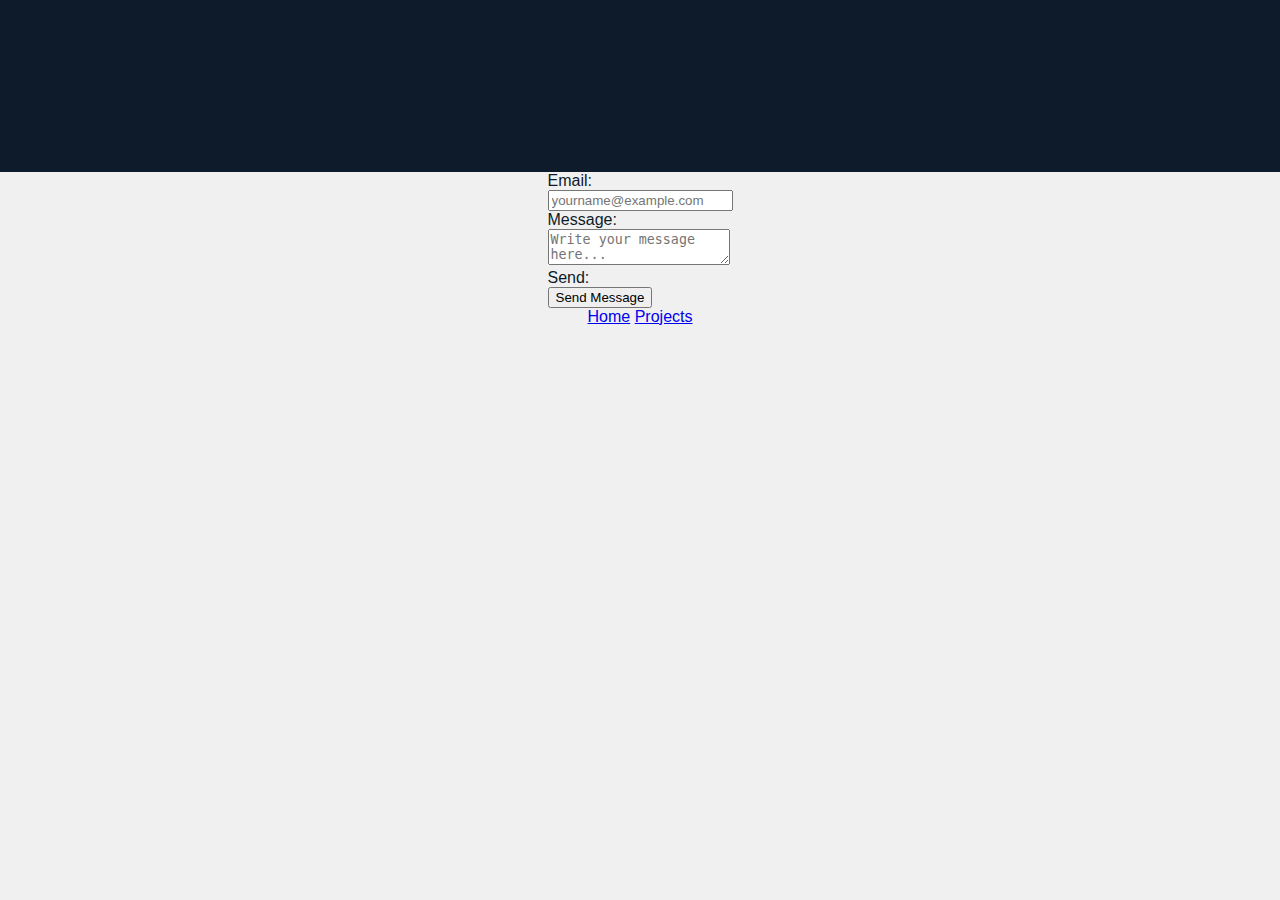
<file: contact.html>
<!DOCTYPE html>
<html lang="en">
<head>
  <meta charset="UTF-8">
  <meta name="viewport" content="width=device-width, initial-scale=1.0">
  <title>ASIXc – Contact</title>
  <link rel="stylesheet" href="style.css">
</head>
<body class="contact-page">

<header class="hero">
  <div class="logo">ASIXc</div>
  <h1>Contact Me</h1>
  <p>Let’s talk about networks and systems</p>
</header>

<main class="project-list">

  <form id="contactForm" class="contact-form">

    <label>Email:</label>
    <div class="form-group">
      <input type="email" id="email" required placeholder="yourname@example.com">
    </div>

    <label>Message:</label>
    <div class="form-group">
      <textarea id="message" required minlength="10" placeholder="Write your message here..."></textarea>
    </div>

    <label>Send:</label>
    <div class="form-group">
      <button type="submit">Send Message</button>
    </div>

  </form>

</main>

<footer class="footer-menu">
  <a href="index.html">Home</a>
  <a href="projects.html">Projects</a>
</footer>

<script src="script.js"></script>
</body>
</html>
</file>
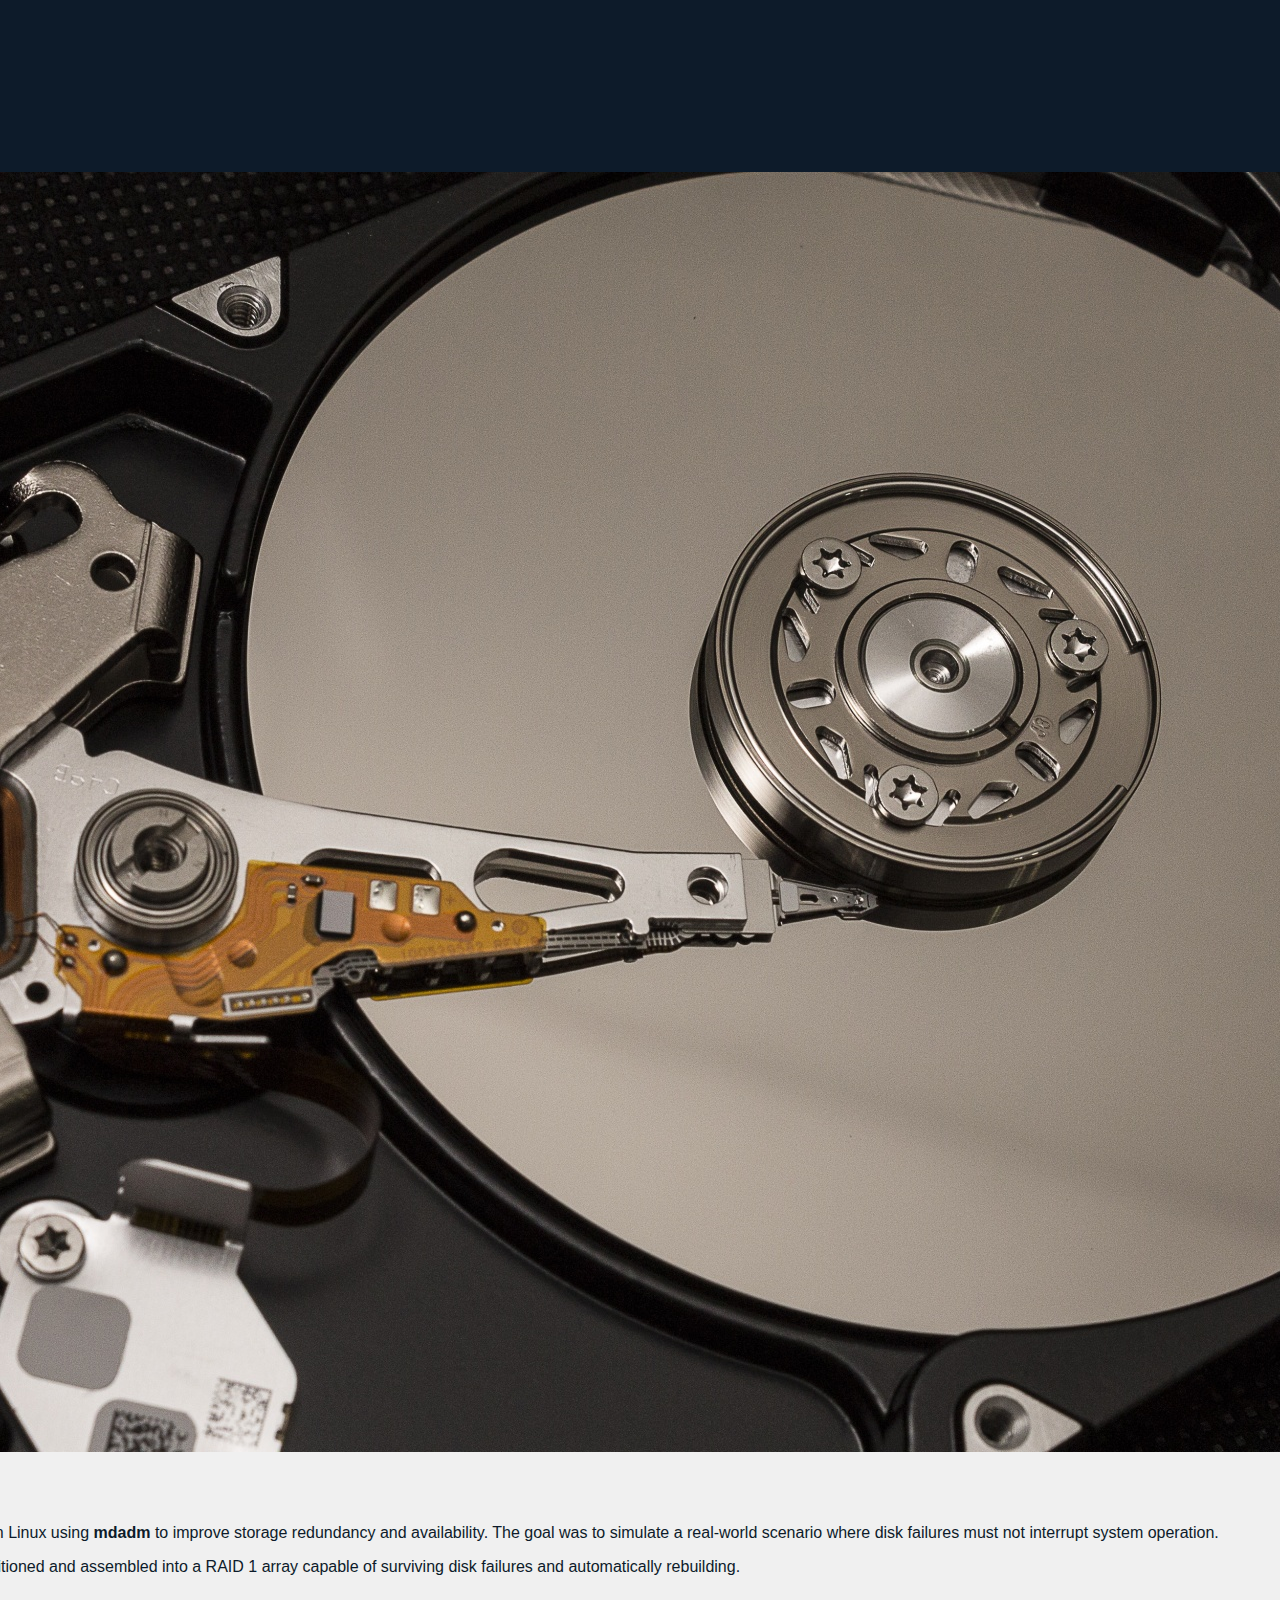
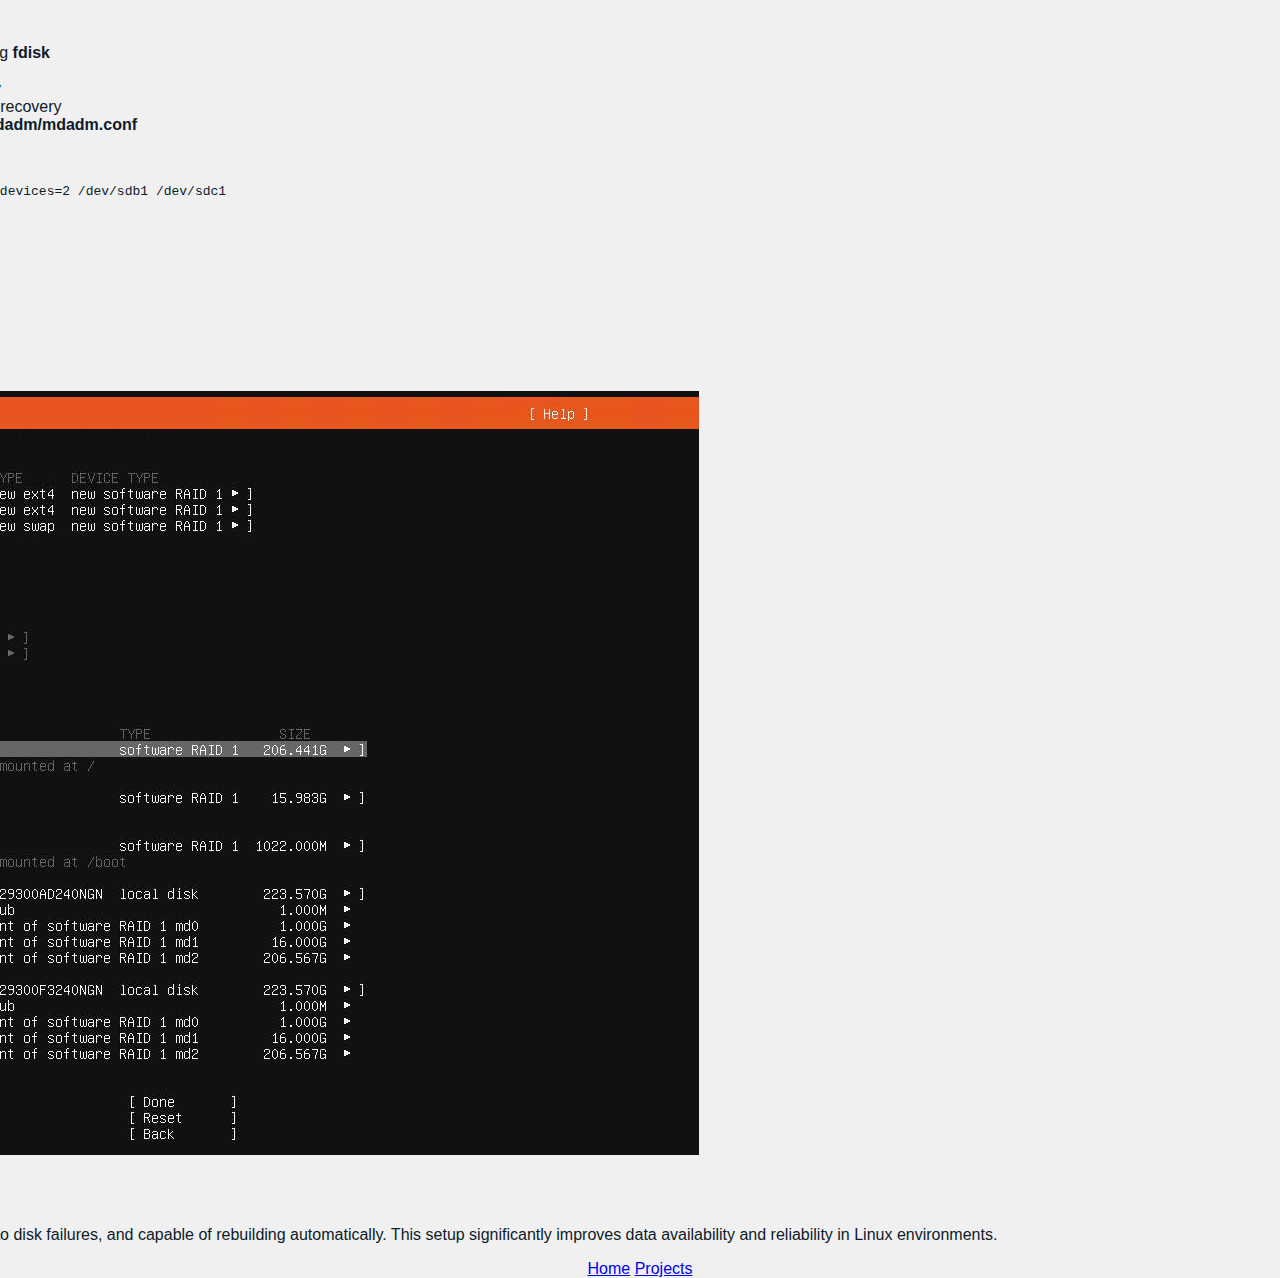
<file: project1.html>
<!DOCTYPE html>
<html lang="en">
<head>
  <meta charset="UTF-8">
  <meta name="viewport" content="width=device-width, initial-scale=1.0">
  <title>ASIXc – RAID in Linux</title>
  <link rel="stylesheet" href="style.css">
</head>
<body>

<header class="hero">
  <div class="logo">ASIXc</div>
  <h1>Linux RAID Implementation</h1>
  <p>High Availability Storage using mdadm</p>
</header>

<main class="project-list">

  <!-- BLOQUE 1: Imagen izquierda / Texto derecha -->
  <div class="project-row">
    <img src="img/project1-img1.png" class="project-side-img">
    <div class="project-side-text">
      <h2>Project Overview</h2>
      <p>
        This project focuses on implementing RAID in Linux using <b>mdadm</b> to improve
        storage redundancy and availability. The goal was to simulate a real-world scenario
        where disk failures must not interrupt system operation.
      </p>
      <p>
        RAID was configured using virtual disks, partitioned and assembled into a RAID 1
        array capable of surviving disk failures and automatically rebuilding.
      </p>
    </div>
  </div>

  <!-- BLOQUE 2: Texto izquierda / Imagen derecha -->
  <div class="project-row reverse">
    <div class="project-side-text">
      <h2>Steps Performed</h2>
      <ul>
        <li>Created virtual disks and partitions using <b>fdisk</b></li>
        <li>Assembled RAID using <b>mdadm</b></li>
        <li>Formatted and mounted the RAID array</li>
        <li>Simulated disk failure and verified auto-recovery</li>
        <li>Configured RAID persistence in <b>/etc/mdadm/mdadm.conf</b></li>
      </ul>
      <p>
        Example RAID creation command:
        <pre>mdadm --create /dev/md0 --level=1 --raid-devices=2 /dev/sdb1 /dev/sdc1</pre>
      </p>
    </div>
    <img src="img/project1-img2.png" class="project-side-img">
  </div>

  <!-- BLOQUE 3: Imagen izquierda / Texto derecha -->
  <div class="project-row">
    <img src="img/project1-img3.png" class="project-side-img">
    <div class="project-side-text">
      <h2>Final Result</h2>
      <p>
        The RAID system is fully functional, resilient to disk failures, and capable of
        rebuilding automatically. This setup significantly improves data availability and
        reliability in Linux environments.
      </p>
    </div>
  </div>

</main>

<footer class="footer-menu">
  <a href="index.html">Home</a>
  <a href="projects.html">Projects</a>
</footer>

</body>
</html>
</file>
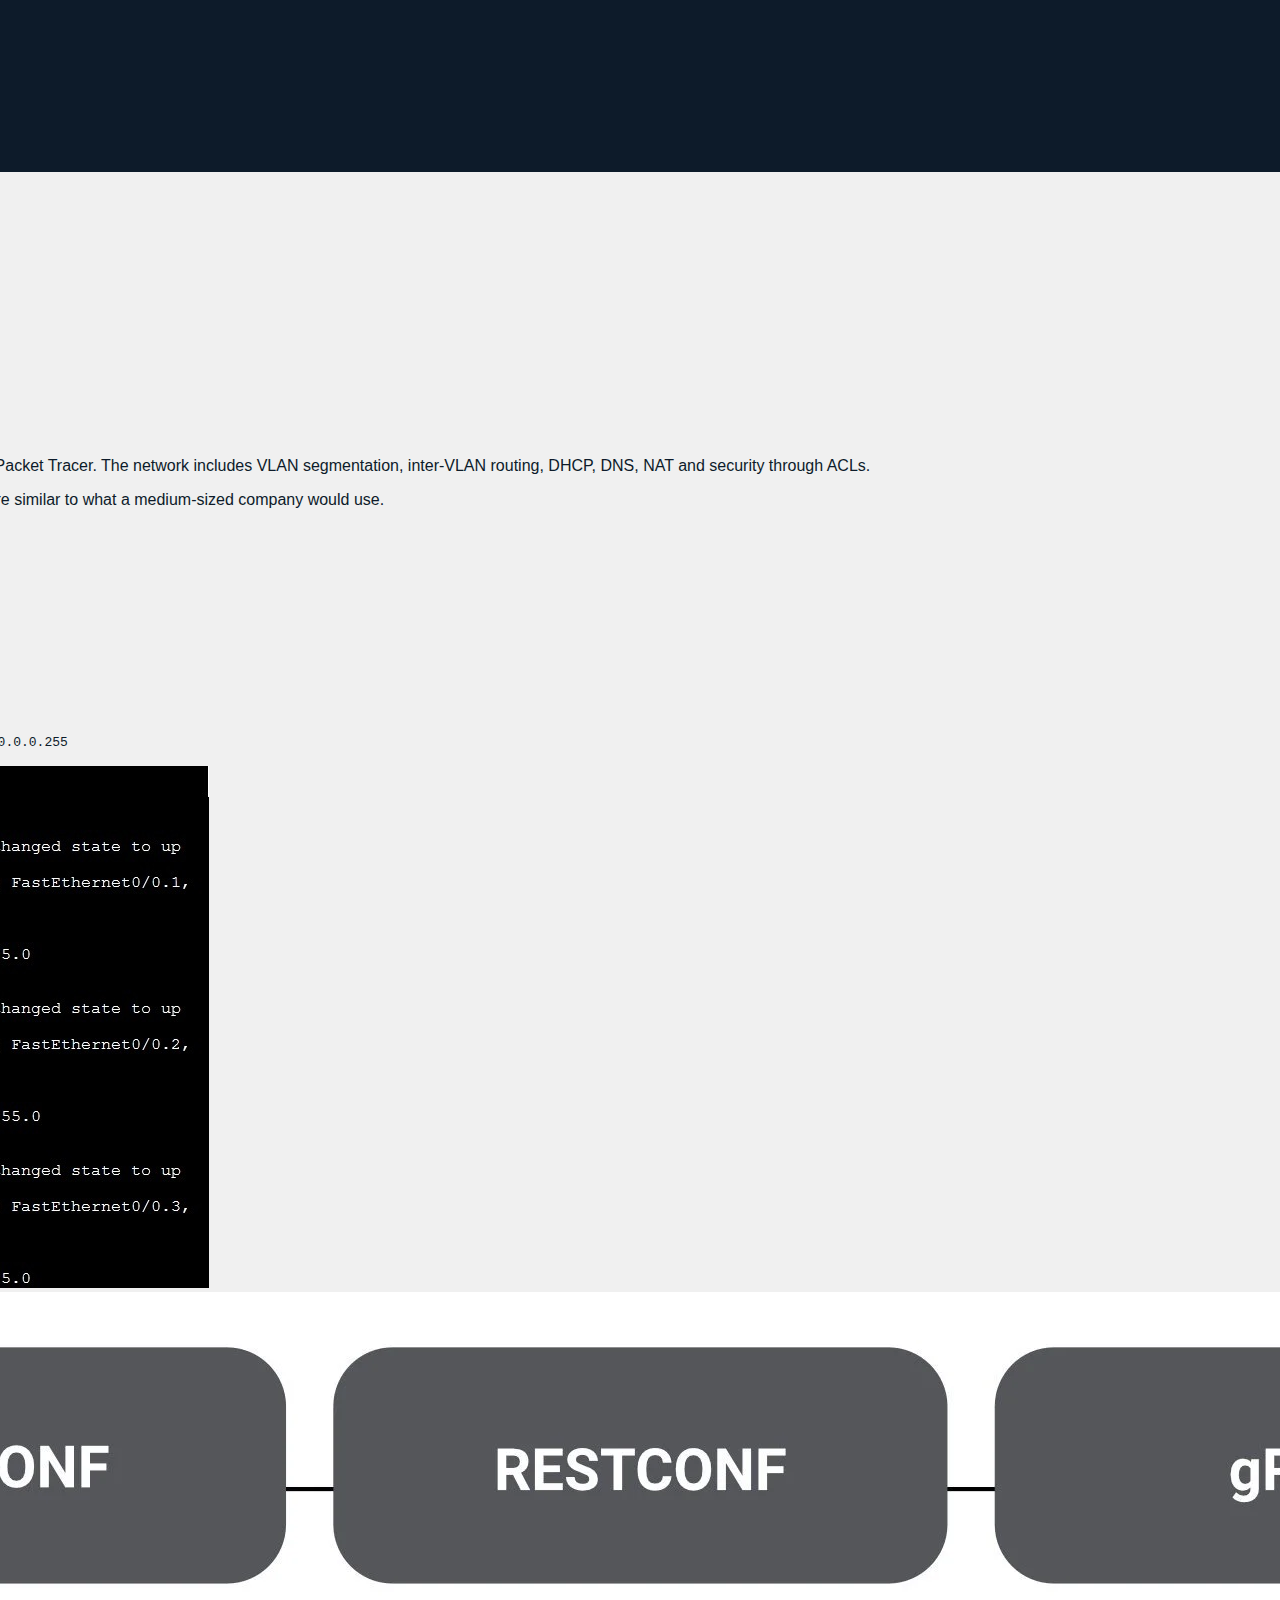
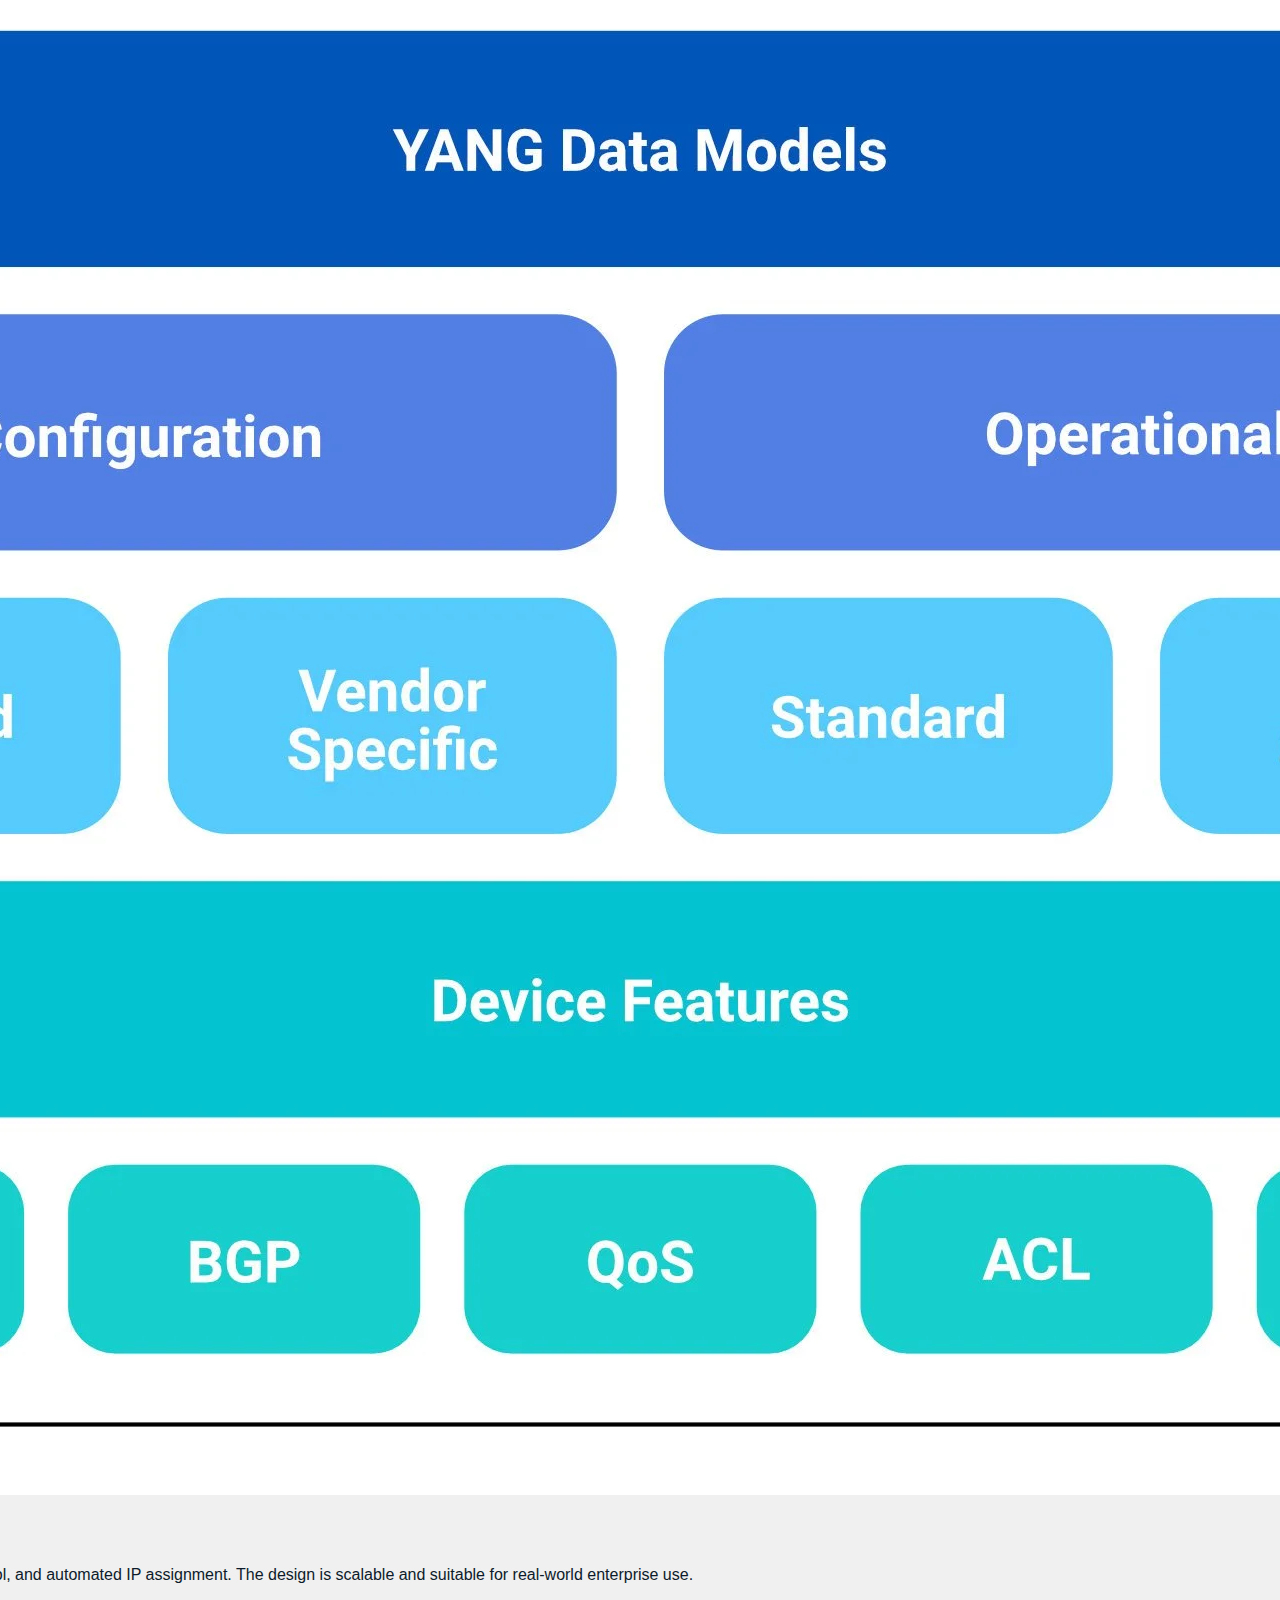
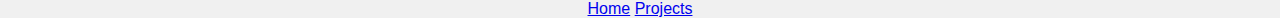
<file: project2.html>
<!DOCTYPE html>
<html lang="en">
<head>
  <meta charset="UTF-8">
  <meta name="viewport" content="width=device-width, initial-scale=1.0">
  <title>ASIXc – Packet Tracer Network</title>
  <link rel="stylesheet" href="style.css">
</head>
<body>

<header class="hero">
  <div class="logo">ASIXc</div>
  <h1>Enterprise Network Design</h1>
  <p>VLANs, Routing, DHCP, DNS & ACLs</p>
</header>

<main class="project-list">

  <!-- BLOQUE 1: Imagen izquierda / Texto derecha -->
  <div class="project-row">
    <img src="img/project2-img1.png" class="project-side-img">
    <div class="project-side-text">
      <h2>Project Overview</h2>
      <p>
        This project simulates a complete enterprise network using Cisco Packet Tracer.
        The network includes VLAN segmentation, inter-VLAN routing, DHCP, DNS, NAT and
        security through ACLs.
      </p>
      <p>
        The goal was to create a scalable and secure network infrastructure similar to
        what a medium-sized company would use.
      </p>
    </div>
  </div>

  <!-- BLOQUE 2: Texto izquierda / Imagen derecha -->
  <div class="project-row reverse">
    <div class="project-side-text">
      <h2>Network Components</h2>
      <ul>
        <li>VLANs for each department (Admin, HR, IT, Guests)</li>
        <li>Router-on-a-stick inter-VLAN routing</li>
        <li>Centralized DHCP server</li>
        <li>Internal DNS server</li>
        <li>NAT for internet access</li>
        <li>ACLs to restrict inter-department access</li>
      </ul>
      <p>
        Example ACL rule:
        <pre>access-list 100 deny ip 192.168.20.0 0.0.0.255 192.168.10.0 0.0.0.255</pre>
      </p>
    </div>
    <img src="img/project2-img2.png" class="project-side-img">
  </div>

  <!-- BLOQUE 3: Imagen izquierda / Texto derecha -->
  <div class="project-row">
    <img src="img/project2-img3.png" class="project-side-img">
    <div class="project-side-text">
      <h2>Final Result</h2>
      <p>
        The network operates with full segmentation, secure access control, and automated
        IP assignment. The design is scalable and suitable for real-world enterprise use.
      </p>
    </div>
  </div>

</main>

<footer class="footer-menu">
  <a href="index.html">Home</a>
  <a href="projects.html">Projects</a>
</footer>

</body>
</html>
</file>
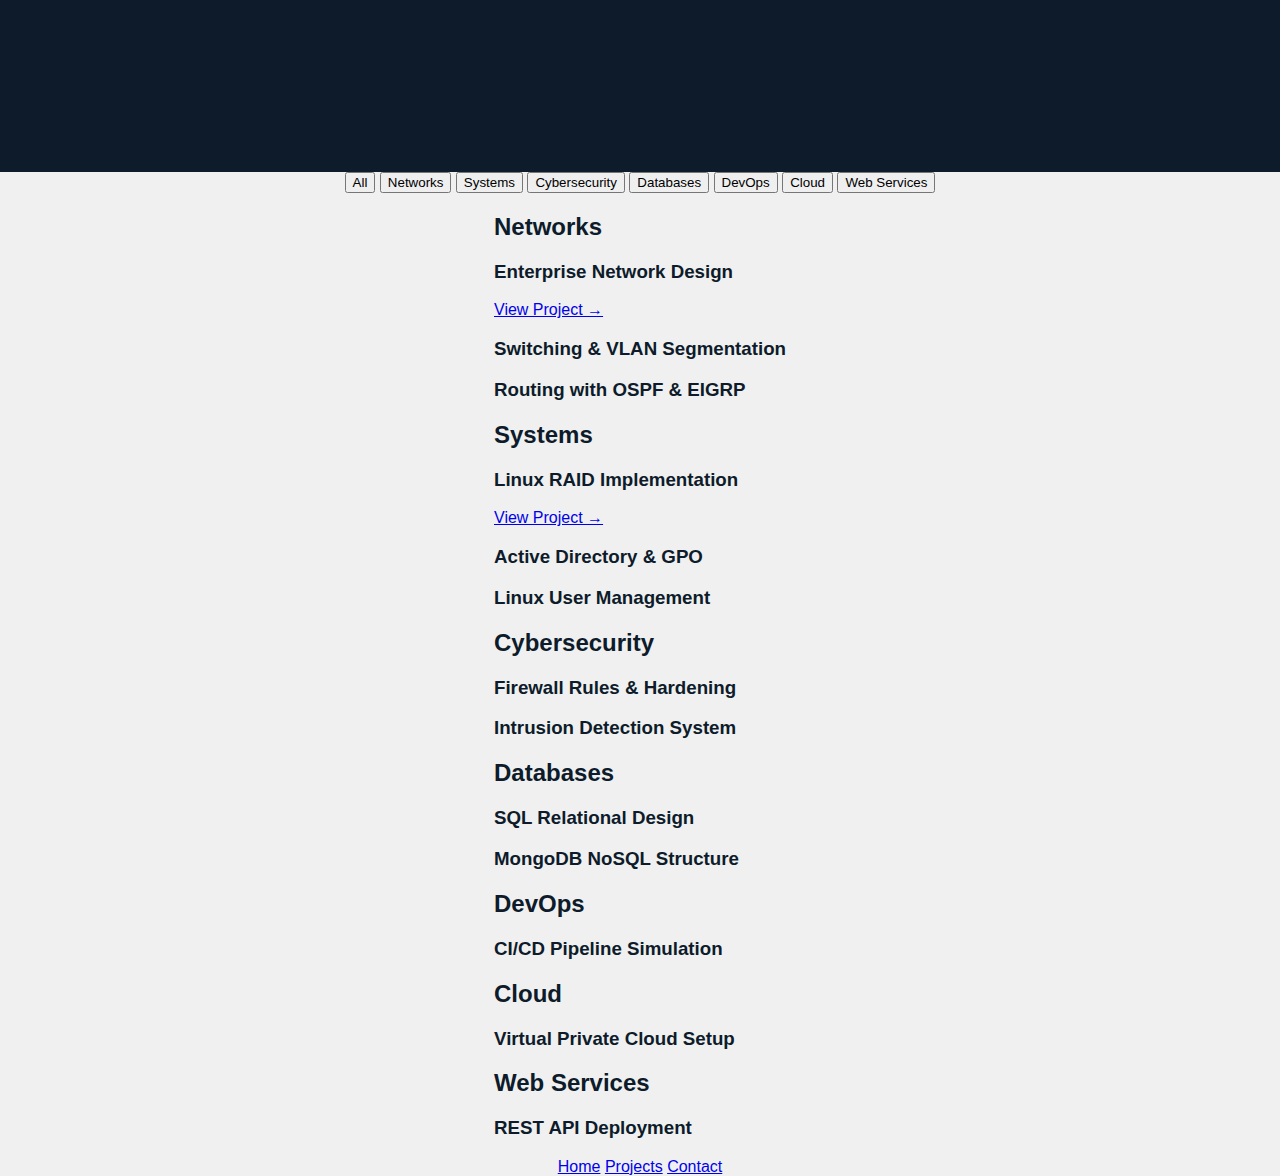
<file: projects.html>
<!DOCTYPE html>
<html lang="en">
<head>
  <meta charset="UTF-8">
  <meta name="viewport" content="width=device-width, initial-scale=1.0">
  <title>ASIXc – All Projects</title>
  <link rel="stylesheet" href="style.css">
</head>
<body class="projects-page">

<header class="hero">
  <div class="logo">ASIXc</div>
  <h1>All Projects</h1>
  <p>Networks, Systems & IT Infrastructure</p>
</header>

<div class="filter-menu">
  <button data-filter="all" data-target="#all">All</button>
  <button data-filter="networks" data-target="#networks">Networks</button>
  <button data-filter="systems" data-target="#systems">Systems</button>
  <button data-filter="cybersecurity" data-target="#cybersecurity">Cybersecurity</button>
  <button data-filter="databases" data-target="#databases">Databases</button>
  <button data-filter="devops" data-target="#devops">DevOps</button>
  <button data-filter="cloud" data-target="#cloud">Cloud</button>
  <button data-filter="web" data-target="#web">Web Services</button>
</div>

<main class="project-list">

  <!-- NETWORKS -->
  <h2 class="category-title networks-title" id="networks">Networks</h2>

  <div class="project-box networks">
    <div class="project-header"><h3>Enterprise Network Design</h3></div>
    <div class="project-content">
      <a class="detail-link" href="project2.html">View Project →</a>
    </div>
  </div>

  <div class="project-box networks">
    <div class="project-header"><h3>Switching & VLAN Segmentation</h3></div>
    <div class="project-content"></div>
  </div>

  <div class="project-box networks">
    <div class="project-header"><h3>Routing with OSPF & EIGRP</h3></div>
    <div class="project-content"></div>
  </div>

  <!-- SYSTEMS -->
  <h2 class="category-title systems-title" id="systems">Systems</h2>

  <div class="project-box systems">
    <div class="project-header"><h3>Linux RAID Implementation</h3></div>
    <div class="project-content">
      <a class="detail-link" href="project1.html">View Project →</a>
    </div>
  </div>

  <div class="project-box systems">
    <div class="project-header"><h3>Active Directory & GPO</h3></div>
    <div class="project-content"></div>
  </div>

  <div class="project-box systems">
    <div class="project-header"><h3>Linux User Management</h3></div>
    <div class="project-content"></div>
  </div>

  <!-- CYBERSECURITY -->
  <h2 class="category-title cybersecurity-title" id="cybersecurity">Cybersecurity</h2>

  <div class="project-box cybersecurity">
    <div class="project-header"><h3>Firewall Rules & Hardening</h3></div>
    <div class="project-content"></div>
  </div>

  <div class="project-box cybersecurity">
    <div class="project-header"><h3>Intrusion Detection System</h3></div>
    <div class="project-content"></div>
  </div>

  <!-- DATABASES -->
  <h2 class="category-title databases-title" id="databases">Databases</h2>

  <div class="project-box databases">
    <div class="project-header"><h3>SQL Relational Design</h3></div>
    <div class="project-content"></div>
  </div>

  <div class="project-box databases">
    <div class="project-header"><h3>MongoDB NoSQL Structure</h3></div>
    <div class="project-content"></div>
  </div>

  <!-- DEVOPS -->
  <h2 class="category-title devops-title" id="devops">DevOps</h2>

  <div class="project-box devops">
    <div class="project-header"><h3>CI/CD Pipeline Simulation</h3></div>
    <div class="project-content"></div>
  </div>

  <!-- CLOUD -->
  <h2 class="category-title cloud-title" id="cloud">Cloud</h2>

  <div class="project-box cloud">
    <div class="project-header"><h3>Virtual Private Cloud Setup</h3></div>
    <div class="project-content"></div>
  </div>

  <!-- WEB -->
  <h2 class="category-title web-title" id="web">Web Services</h2>

  <div class="project-box web">
    <div class="project-header"><h3>REST API Deployment</h3></div>
    <div class="project-content"></div>
  </div>

</main>

<footer class="footer-menu">
  <a href="index.html">Home</a>
  <a href="projects.html">Projects</a>
  <a href="contact.html">Contact</a>
</footer>

<script src="script.js"></script>
</body>
</html>
</file>
<file: style.css>
body {
  font-family: 'Segoe UI', sans-serif;
  background: #f0f0f0;
  color: #0d1b2a;
  margin: 0;
  display: flex;
  flex-direction: column;
  align-items: center;
}

header {
  background-color: #0d1b2a;
  width: 100%;
  padding: 20px 0;
  text-align: center;
}

.main-title {
  font-size: 64px;
  color: white;
  margin: 0;
  font-weight: 900;
  letter-spacing: 2px;
}

.slider-title {
  font-size: 28px;
  color: #cfd8dc;
  margin-top: 10px;
}

nav {
  background-color: #263238;
  width: 100%;
}

.tech-menu {
  display: flex;
  justify-content: center;
  list-style: none;
  padding: 10px 0;
  margin: 0;
}

.tech-menu li {
  margin: 0 20px;
  color: white;
  font-weight: bold;
  cursor: pointer;
}

.slider-container {
  width: 100%;
  max-width: 1400px;
  height: 80vh;
  position: relative;
  overflow: hidden;
  box-shadow: 0 0 30px rgba(0, 0, 0, 0.2);
  background: #eceff1;
}

.slide {
  flex: 1;
  background-size: cover;
  background-position: center;
  filter: grayscale(1);
  transition: all 0.8s ease;
  position: relative;
  cursor: pointer;
}

.slide:hover {
  filter: grayscale(0.5);
}

.slide.active {
  flex: 3;
  filter: grayscale(0);
}

.slide::before {
  content: "";
  position: absolute;
  inset: 0;
  background: linear-gradient(to bottom, transparent, rgba(0, 0, 0, 0.6));
}

.slide-content {
  position: absolute;
  bottom: 30px;
  left: 30px;
  right: 30px;
  z-index: 2;
  opacity: 0;
  transform: translateY(20px);
  transition: all 0.6s ease;
  color: white;
}

.slide.active .slide-content {
  opacity: 1;
  transform: translateY(0);
}

.car-brand {
  font-size: 14px;
  color: #b0bec5;
  margin-bottom: 5px;
}

.car-name {
  font-size: 28px;
  font-weight: bold;
  margin-bottom: 10px;
}

.car-subtitle {
  font-size: 16px;
  color: #eceff1;
  margin-bottom: 20px;
}

.car-specs .spec-row {
  display: flex;
  justify-content: space-between;
  font-size: 14px;
  margin-bottom: 6px;
}

.spec-label {
  color: #cfd8dc;
}

.spec-value {
  color: white;
  font-weight: 600;
}

.navigation-arrows {
  position: absolute;
  top: 50%;
  transform: translateY(-50%);
  background: rgba(13, 27, 42, 0.5);
  border: none;
  color: white;
  font-size: 24px;
  width: 40px;
  height: 40px;
  border-radius: 50%;
  cursor: pointer;
}
</file>
